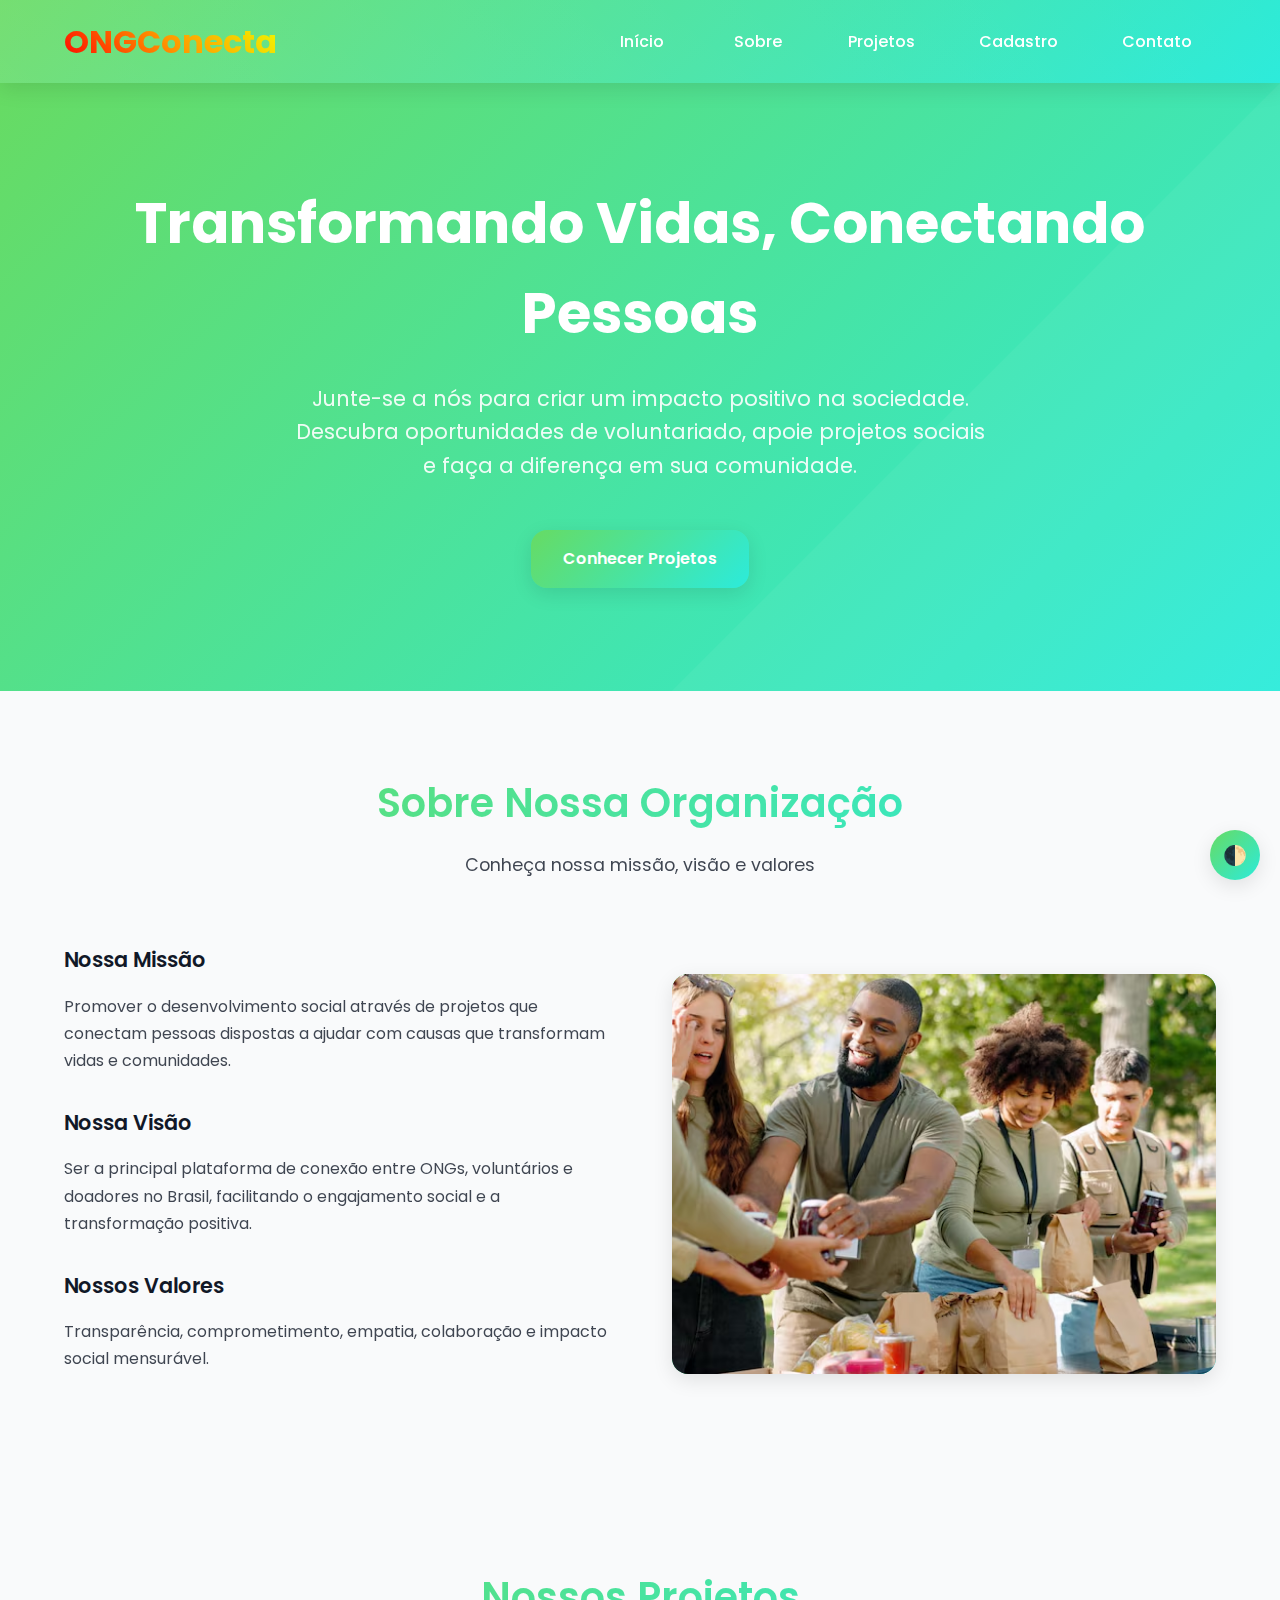
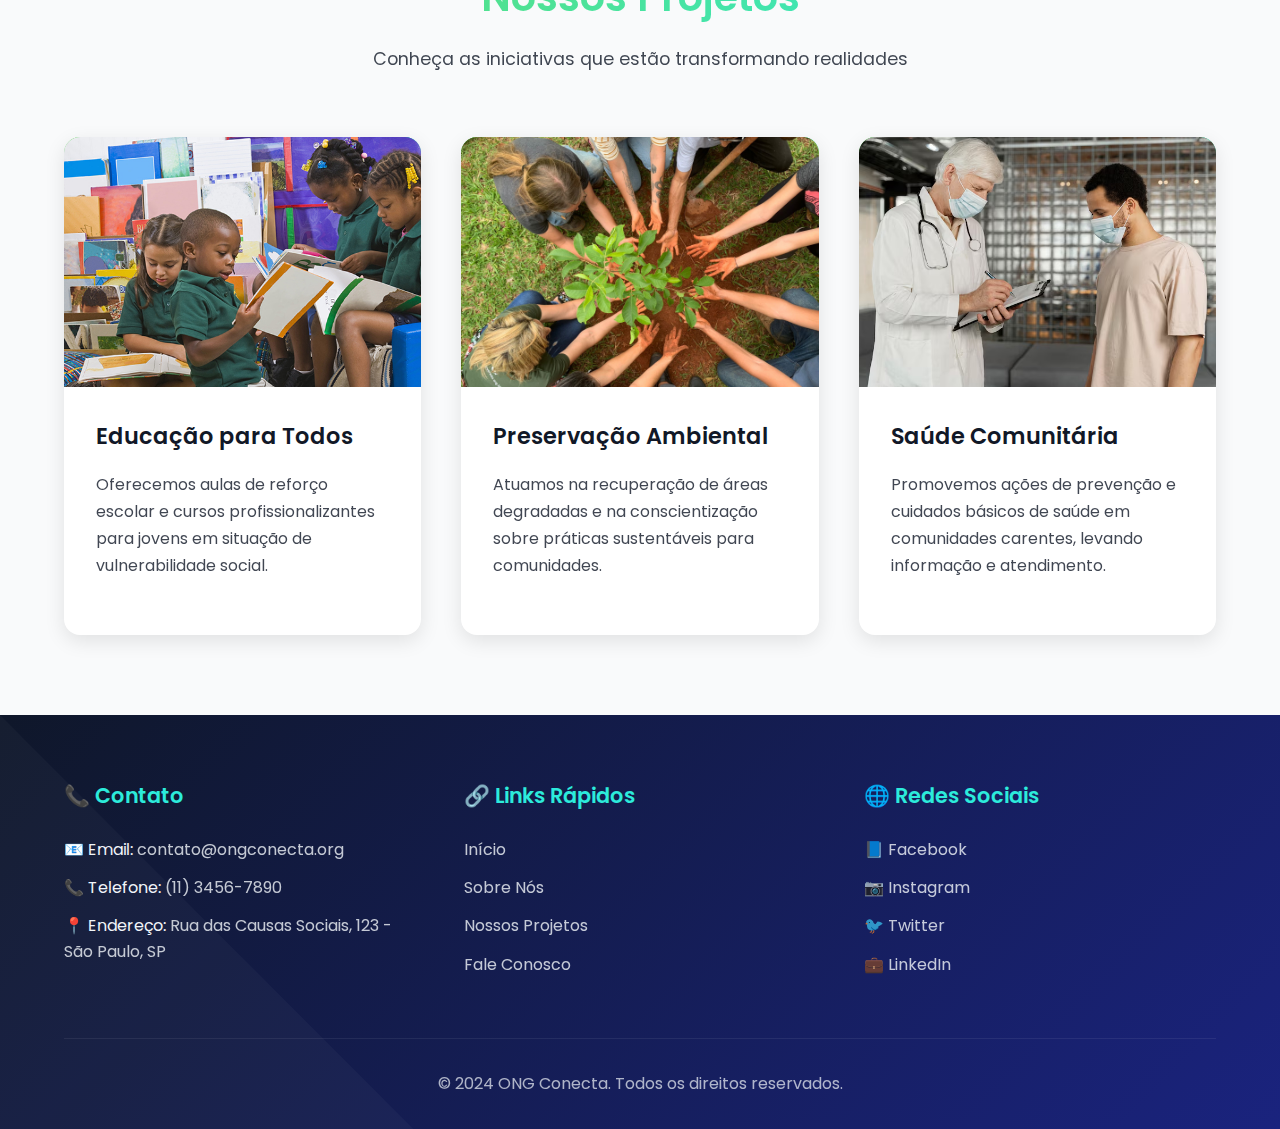
<file: index.html>
<!DOCTYPE html>
<html lang="pt-BR">
<head>
    <meta charset="UTF-8">
    <meta name="viewport" content="width=device-width, initial-scale=1.0">
    <title>ONG Conecta - Conectando Causas e Pessoas</title>
    <link href="https://fonts.googleapis.com/css2?family=Poppins:wght@300;400;500;600;700&display=swap" rel="stylesheet">
    
    <link rel="icon" href="data:image/svg+xml,<svg xmlns='http://www.w3.org/2000/svg' viewBox='0 0 100 100'><rect width='100' height='100' fill='%2367db63'/><circle cx='35' cy='35' r='12' fill='white'/><circle cx='65' cy='65' r='12' fill='white'/><path d='M42,42 L58,58' stroke='white' stroke-width='6'/></svg>">
    
    <link rel="stylesheet" href="css/style.css">
    <link rel="stylesheet" href="css/responsive.css">
</head>
<body>
    <!-- BOTÃO TOGGLE TEMA -->
    <button class="theme-toggle" id="themeToggle" aria-label="Alternar tema claro/escuro">🌓</button>

    <!-- CABEÇALHO COM LOGO E MENU -->
    <header>
        <div class="container header-container">
            <div class="logo">ONG<span>Conecta</span></div>
            <nav aria-label="Navegação principal">
                <ul>
                    <li><a href="index.html">Início</a></li>
                    <li><a href="#sobre">Sobre</a></li>
                    <li><a href="projetos.html" target="_blank" rel="noopener">Projetos</a></li>
                    <li><a href="cadastro.html" target="_blank" rel="noopener">Cadastro</a></li>
                    <li><a href="#contato">Contato</a></li>
                </ul>
            </nav>
        </div>
    </header>

    <!-- CONTEÚDO PRINCIPAL -->
    <main>
        <!-- SEÇÃO HERO - BANNER PRINCIPAL -->
        <section class="hero" id="inicio">
            <div class="container">
                <h1>Transformando Vidas, Conectando Pessoas</h1>
                <p>
                    Junte-se a nós para criar um impacto positivo na sociedade. 
                    Descubra oportunidades de voluntariado, apoie projetos sociais 
                    e faça a diferença em sua comunidade.
                </p>
                <a href="#projetos" class="btn">Conhecer Projetos</a>
            </div>
        </section>

        <!-- SEÇÃO SOBRE A ORGANIZAÇÃO -->
        <section id="sobre">
            <div class="container">
                <div class="section-title">
                    <h2>Sobre Nossa Organização</h2>
                    <p>Conheça nossa missão, visão e valores</p>
                </div>
                <div class="about-content">
                    <div class="about-text">
                        <h3>Nossa Missão</h3>
                        <p>
                            Promover o desenvolvimento social através de projetos 
                            que conectam pessoas dispostas a ajudar com causas que 
                            transformam vidas e comunidades.
                        </p>
                        
                        <h3>Nossa Visão</h3>
                        <p>
                            Ser a principal plataforma de conexão entre ONGs, 
                            voluntários e doadores no Brasil, facilitando o 
                            engajamento social e a transformação positiva.
                        </p>
                        
                        <h3>Nossos Valores</h3>
                        <p>
                            Transparência, comprometimento, empatia, colaboração 
                            e impacto social mensurável.
                        </p>
                    </div>
                    <div class="about-image">
                        <img src="img/equipe.jpg" alt="Nossa equipe voluntária em ação comunitária">
                    </div>
                </div>
            </div>
        </section>

        <!-- SEÇÃO DE PROJETOS -->
        <section id="projetos">
            <div class="container">
                <div class="section-title">
                    <h2>Nossos Projetos</h2>
                    <p>Conheça as iniciativas que estão transformando realidades</p>
                </div>
                <div class="projects-grid">
                    
                    <!-- PROJETO 1 - EDUCAÇÃO -->
                    <article class="project-card">
                        <div class="project-image">
                            <img src="img/educacao.jpg" alt="Crianças estudando em sala de aula" onerror="this.style.display='none'">
                        </div>
                        <div class="project-info">
                            <h3>Educação para Todos</h3>
                            <p>Oferecemos aulas de reforço escolar e cursos profissionalizantes para jovens em situação de vulnerabilidade social.</p>
                        </div>
                    </article>
                    
                    <!-- PROJETO 2 - MEIO AMBIENTE -->
                    <article class="project-card">
                        <div class="project-image">
                            <img src="img/meioambiente.jpg" alt="Voluntários plantando árvores em área verde">
                        </div>
                        <div class="project-info">
                            <h3>Preservação Ambiental</h3>
                            <p>
                                Atuamos na recuperação de áreas degradadas e na 
                                conscientização sobre práticas sustentáveis 
                                para comunidades.
                            </p>
                        </div>
                    </article>
                    
                    <!-- PROJETO 3 - SAÚDE -->
                    <article class="project-card">
                        <div class="project-image">
                            <img src="img/saude.jpg" alt="Profissionais de saúde atendendo comunidade">
                        </div>
                        <div class="project-info">
                            <h3>Saúde Comunitária</h3>
                            <p>
                                Promovemos ações de prevenção e cuidados básicos 
                                de saúde em comunidades carentes, levando 
                                informação e atendimento.
                            </p>
                        </div>
                    </article>
                    
                </div>
            </div>
        </section>
        
    </main>

    <!-- RODAPÉ -->
    <footer id="contato">
        <div class="container">
            <div class="footer-content">
                
                <!-- SEÇÃO CONTATO -->
                <div class="footer-section">
                    <h3><span aria-hidden="true">📞</span> Contato</h3>
                    <ul>
                        <li><span aria-hidden="true">📧</span> Email: <span class="contato-item">contato@ongconecta.org</span></li>
                        <li><span aria-hidden="true">📞</span> Telefone: <span class="contato-item">(11) 3456-7890</span></li>
                        <li><span aria-hidden="true">📍</span> Endereço: <span class="contato-item">Rua das Causas Sociais, 123 - São Paulo, SP</span></li>
                    </ul>
                </div>
                
                <!-- SEÇÃO LINKS RÁPIDOS -->
                <div class="footer-section">
                    <h3><span aria-hidden="true">🔗</span> Links Rápidos</h3>
                    <ul>
                        <li><a href="#inicio">Início</a></li>
                        <li><a href="#sobre">Sobre Nós</a></li>
                        <li><a href="#projetos">Nossos Projetos</a></li>
                        <li><a href="#contato">Fale Conosco</a></li>
                    </ul>
                </div>
                
                <!-- SEÇÃO REDES SOCIAIS -->
                <div class="footer-section">
                    <h3><span aria-hidden="true">🌐</span> Redes Sociais</h3>
                    <ul>
                        <li><a href="https://www.facebook.com" target="_blank" rel="noopener"><span aria-hidden="true">📘</span> Facebook</a></li>
                        <li><a href="https://www.instagram.com" target="_blank" rel="noopener"><span aria-hidden="true">📷</span> Instagram</a></li>
                        <li><a href="https://www.twitter.com" target="_blank" rel="noopener"><span aria-hidden="true">🐦</span> Twitter</a></li>
                        <li><a href="https://www.linkedin.com" target="_blank" rel="noopener"><span aria-hidden="true">💼</span> LinkedIn</a></li>
                    </ul>
                </div>
                
            </div>
            
            <!-- DIREITOS AUTORAIS -->
            <div class="copyright">
                <p>&copy; 2024 ONG Conecta. Todos os direitos reservados.</p>
            </div>
            
        </div>
    </footer>

    <!-- JAVASCRIPT -->
    <script src="js/script.js"></script>
</body>
</html>
</file>
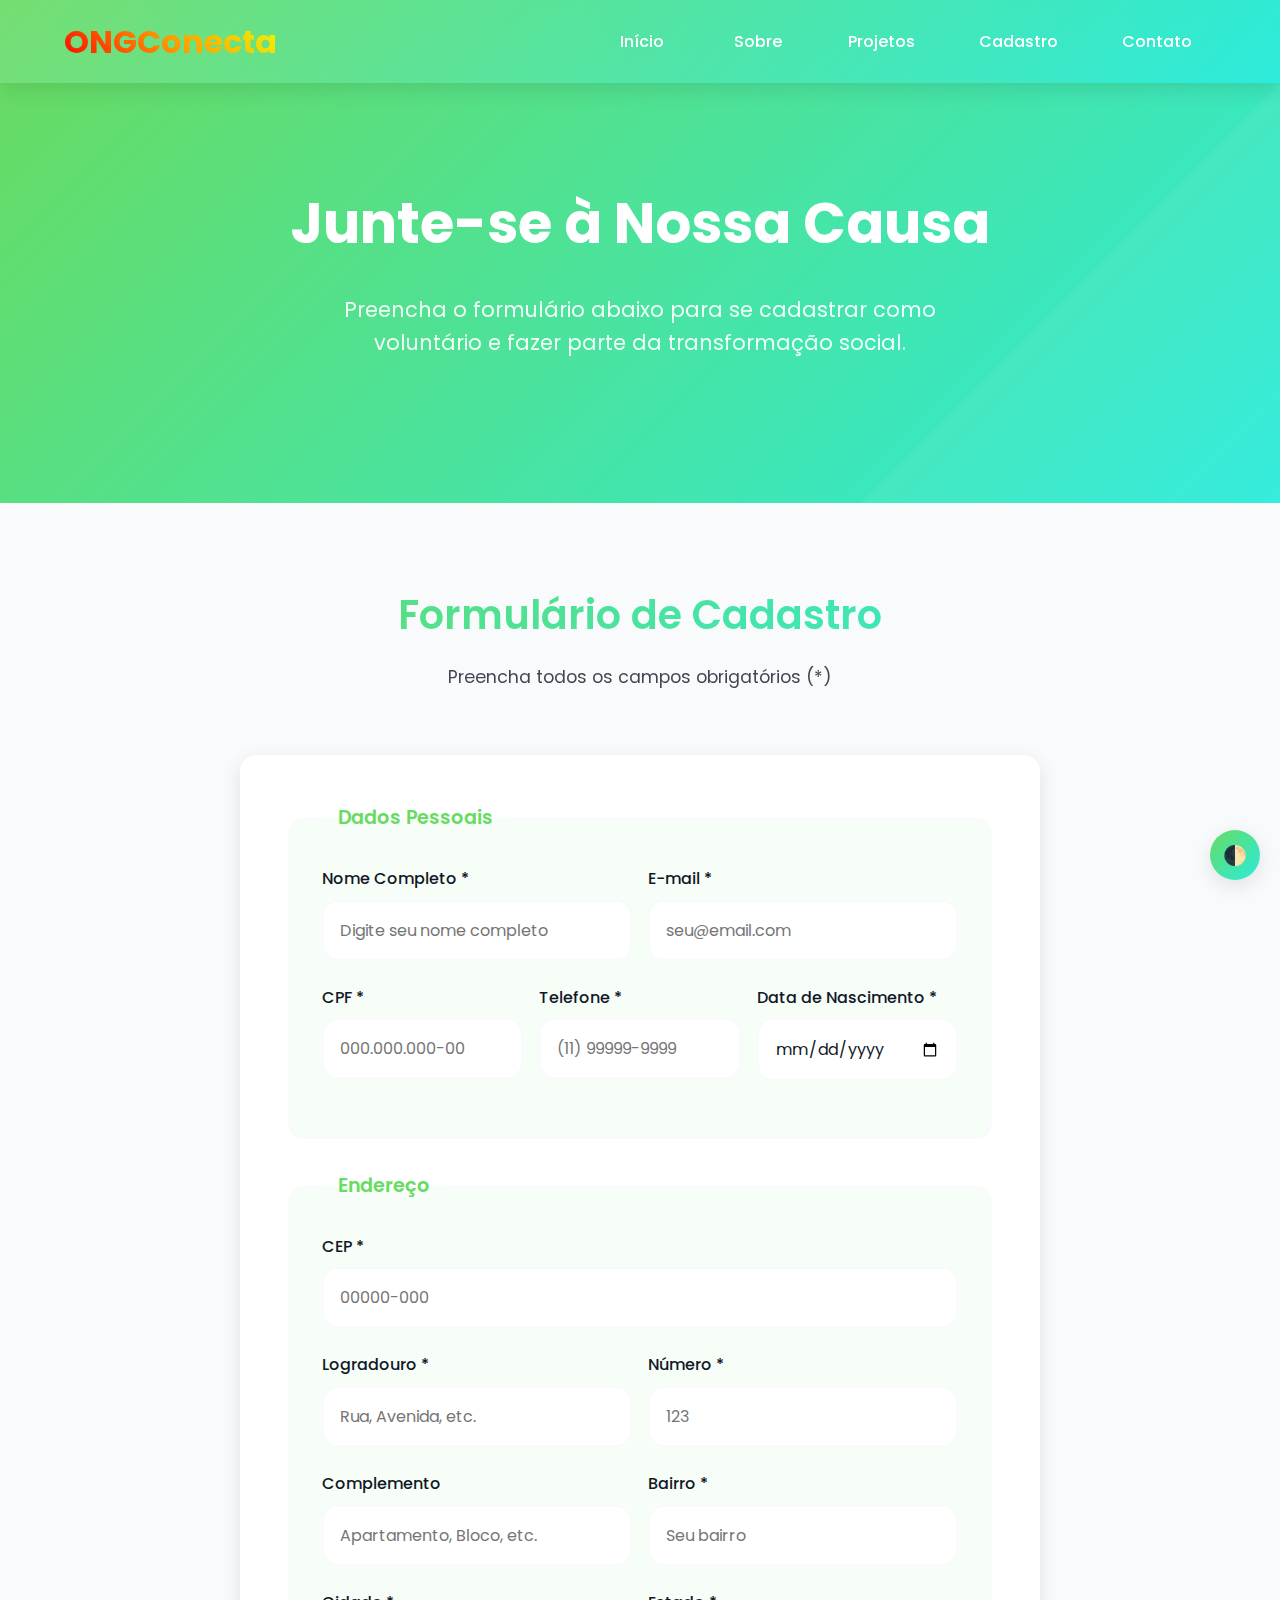
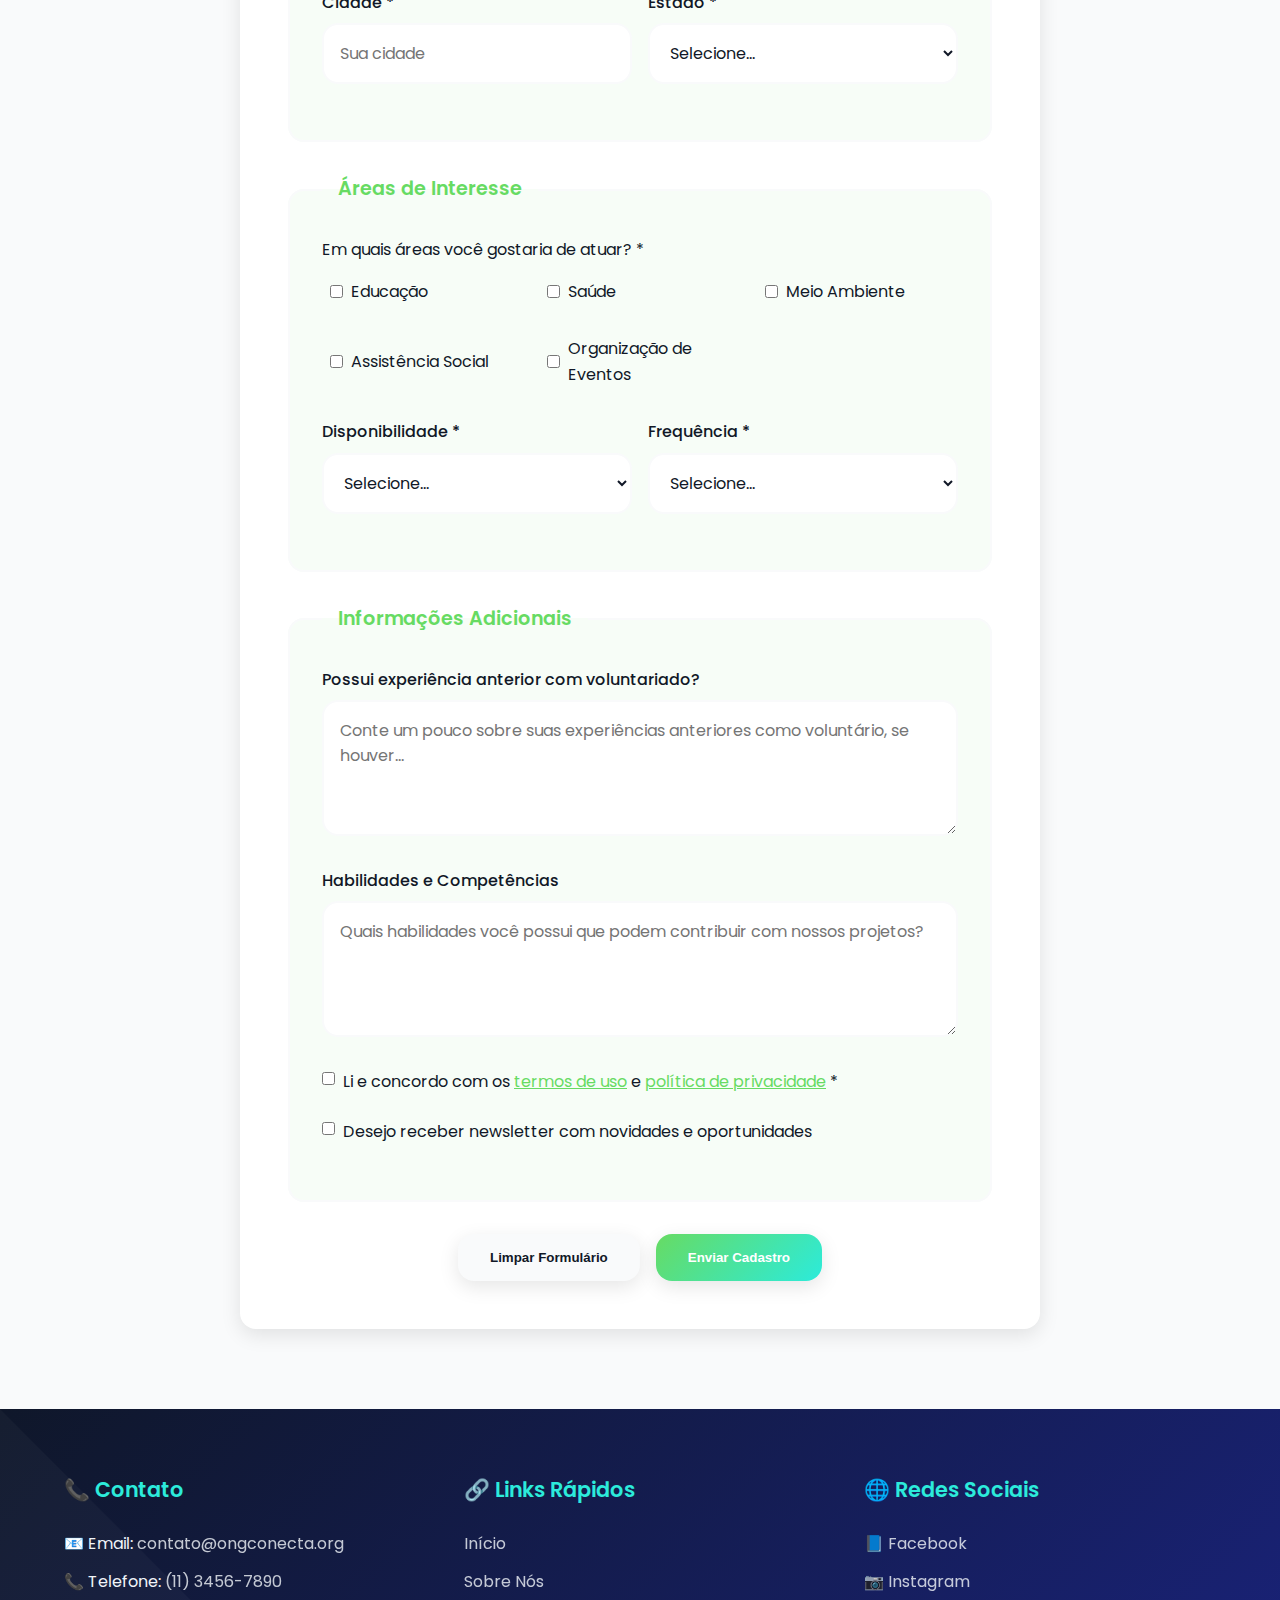
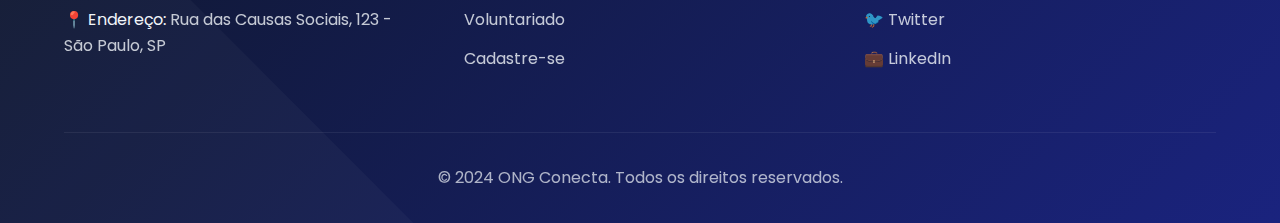
<file: cadastro.html>
<!DOCTYPE html>
<html lang="pt-BR">
<head>
    <meta charset="UTF-8">
    <meta name="viewport" content="width=device-width, initial-scale=1.0">
    <title>Cadastro - ONG Conecta</title>
    <link href="https://fonts.googleapis.com/css2?family=Poppins:wght@300;400;500;600;700&display=swap" rel="stylesheet">
    
    <!-- Favicon -->
    <link rel="icon" type="image/svg+xml" href="data:image/svg+xml,<svg xmlns='http://www.w3.org/2000/svg' viewBox='0 0 100 100'><rect width='100' height='100' fill='%2367db63'/><circle cx='35' cy='35' r='15' fill='white'/><circle cx='65' cy='65' r='15' fill='white'/><path d='M45,45 L55,55' stroke='white' stroke-width='8' stroke-linecap='round'/></svg>">
    
    <link rel="stylesheet" href="css/style.css">
    <link rel="stylesheet" href="css/responsive.css">
    <link rel="stylesheet" href="css/formulario.css">
</head>
<body>
    <!-- BOTÃO TOGGLE TEMA -->
    <button class="theme-toggle" id="themeToggle" aria-label="Alternar tema claro/escuro">🌓</button>

    <!-- CABEÇALHO COM LOGO E MENU -->
    <header>
        <div class="container header-container">
            <div class="logo">ONG<span>Conecta</span></div>
            <nav aria-label="Navegação principal">
                <ul>
                    <li><a href="index.html">Início</a></li>
                    <li><a href="index.html#sobre">Sobre</a></li>
                    <li><a href="projetos.html">Projetos</a></li>
                    <li><a href="cadastro.html">Cadastro</a></li>
                    <li><a href="index.html#contato">Contato</a></li>
                </ul>
            </nav>
        </div>
    </header>

    <!-- CONTEÚDO PRINCIPAL -->
    <main>
        <!-- SEÇÃO CADASTRO -->
        <section class="hero">
            <div class="container">
                <h1>Junte-se à Nossa Causa</h1>
                <p>
                    Preencha o formulário abaixo para se cadastrar como voluntário 
                    e fazer parte da transformação social.
                </p>
            </div>
        </section>

        <!-- FORMULÁRIO DE CADASTRO -->
        <section id="cadastro">
            <div class="container">
                <div class="section-title">
                    <h2>Formulário de Cadastro</h2>
                    <p>Preencha todos os campos obrigatórios (*)</p>
                </div>

                <form class="formulario-cadastro" id="formCadastro" novalidate>
                    <!-- GRUPO 1: DADOS PESSOAIS -->
                    <fieldset class="grupo-formulario">
                        <legend>Dados Pessoais</legend>
                        
                        <div class="campo-duplo">
                            <div class="campo">
                                <label for="nomeCompleto">Nome Completo *</label>
                                <input type="text" id="nomeCompleto" name="nomeCompleto" required 
                                       placeholder="Digite seu nome completo" minlength="5">
                            </div>
                            
                            <div class="campo">
                                <label for="email">E-mail *</label>
                                <input type="email" id="email" name="email" required 
                                       placeholder="seu@email.com">
                            </div>
                        </div>

                        <div class="campo-triplo">
                            <div class="campo">
                                <label for="cpf">CPF *</label>
                                <input type="text" id="cpf" name="cpf" required 
                                       placeholder="000.000.000-00" maxlength="14"
                                       pattern="\d{3}\.\d{3}\.\d{3}-\d{2}">
                            </div>
                            
                            <div class="campo">
                                <label for="telefone">Telefone *</label>
                                <input type="tel" id="telefone" name="telefone" required 
                                       placeholder="(11) 99999-9999" maxlength="15">
                            </div>
                            
                            <div class="campo">
                                <label for="dataNascimento">Data de Nascimento *</label>
                                <input type="date" id="dataNascimento" name="dataNascimento" required>
                            </div>
                        </div>
                    </fieldset>

                    <!-- GRUPO 2: ENDEREÇO -->
                    <fieldset class="grupo-formulario">
                        <legend>Endereço</legend>
                        
                        <div class="campo">
                            <label for="cep">CEP *</label>
                            <input type="text" id="cep" name="cep" required 
                                   placeholder="00000-000" maxlength="9">
                        </div>

                        <div class="campo-duplo">
                            <div class="campo">
                                <label for="logradouro">Logradouro *</label>
                                <input type="text" id="logradouro" name="logradouro" required 
                                       placeholder="Rua, Avenida, etc.">
                            </div>
                            
                            <div class="campo">
                                <label for="numero">Número *</label>
                                <input type="text" id="numero" name="numero" required 
                                       placeholder="123">
                            </div>
                        </div>

                        <div class="campo-duplo">
                            <div class="campo">
                                <label for="complemento">Complemento</label>
                                <input type="text" id="complemento" name="complemento" 
                                       placeholder="Apartamento, Bloco, etc.">
                            </div>
                            
                            <div class="campo">
                                <label for="bairro">Bairro *</label>
                                <input type="text" id="bairro" name="bairro" required 
                                       placeholder="Seu bairro">
                            </div>
                        </div>

                        <div class="campo-duplo">
                            <div class="campo">
                                <label for="cidade">Cidade *</label>
                                <input type="text" id="cidade" name="cidade" required 
                                       placeholder="Sua cidade">
                            </div>
                            
                            <div class="campo">
                                <label for="estado">Estado *</label>
                                <select id="estado" name="estado" required>
                                    <option value="">Selecione...</option>
                                    <option value="AC">Acre</option>
                                    <option value="AL">Alagoas</option>
                                    <option value="AP">Amapá</option>
                                    <option value="AM">Amazonas</option>
                                    <option value="BA">Bahia</option>
                                    <option value="CE">Ceará</option>
                                    <option value="DF">Distrito Federal</option>
                                    <option value="ES">Espírito Santo</option>
                                    <option value="GO">Goiás</option>
                                    <option value="MA">Maranhão</option>
                                    <option value="MT">Mato Grosso</option>
                                    <option value="MS">Mato Grosso do Sul</option>
                                    <option value="MG">Minas Gerais</option>
                                    <option value="PA">Pará</option>
                                    <option value="PB">Paraíba</option>
                                    <option value="PR">Paraná</option>
                                    <option value="PE">Pernambuco</option>
                                    <option value="PI">Piauí</option>
                                    <option value="RJ">Rio de Janeiro</option>
                                    <option value="RN">Rio Grande do Norte</option>
                                    <option value="RS">Rio Grande do Sul</option>
                                    <option value="RO">Rondônia</option>
                                    <option value="RR">Roraima</option>
                                    <option value="SC">Santa Catarina</option>
                                    <option value="SP">São Paulo</option>
                                    <option value="SE">Sergipe</option>
                                    <option value="TO">Tocantins</option>
                                </select>
                            </div>
                        </div>
                    </fieldset>

                    <!-- GRUPO 3: INTERESSES E DISPONIBILIDADE -->
                    <fieldset class="grupo-formulario">
                        <legend>Áreas de Interesse</legend>
                        
                        <div class="campo-checkbox">
                            <label>Em quais áreas você gostaria de atuar? *</label>
                            <div class="checkboxes">
                                <label class="checkbox">
                                    <input type="checkbox" name="interesses" value="educacao">
                                    <span> Educação</span>
                                </label>
                                <label class="checkbox">
                                    <input type="checkbox" name="interesses" value="saude">
                                    <span> Saúde</span>
                                </label>
                                <label class="checkbox">
                                    <input type="checkbox" name="interesses" value="meio-ambiente">
                                    <span> Meio Ambiente</span>
                                </label>
                                <label class="checkbox">
                                    <input type="checkbox" name="interesses" value="assistencia-social">
                                    <span> Assistência Social</span>
                                </label>
                                <label class="checkbox">
                                    <input type="checkbox" name="interesses" value="eventos">
                                    <span> Organização de Eventos</span>
                                </label>
                            </div>
                        </div>

                        <div class="campo-duplo">
                            <div class="campo">
                                <label for="disponibilidade">Disponibilidade *</label>
                                <select id="disponibilidade" name="disponibilidade" required>
                                    <option value="">Selecione...</option>
                                    <option value="manha">Manhã</option>
                                    <option value="tarde">Tarde</option>
                                    <option value="noite">Noite</option>
                                    <option value="finais-semana">Finais de Semana</option>
                                    <option value="flexivel">Horário Flexível</option>
                                </select>
                            </div>
                            
                            <div class="campo">
                                <label for="frequencia">Frequência *</label>
                                <select id="frequencia" name="frequencia" required>
                                    <option value="">Selecione...</option>
                                    <option value="uma-vez">1 vez por semana</option>
                                    <option value="duas-vezes">2 vezes por semana</option>
                                    <option value="tres-vezes">3 vezes por semana</option>
                                    <option value="diariamente">Diariamente</option>
                                    <option value="eventos">Apenas em eventos</option>
                                </select>
                            </div>
                        </div>
                    </fieldset>

                    <!-- GRUPO 4: INFORMAÇÕES ADICIONAIS -->
                    <fieldset class="grupo-formulario">
                        <legend>Informações Adicionais</legend>
                        
                        <div class="campo">
                            <label for="experiencia">Possui experiência anterior com voluntariado?</label>
                            <textarea id="experiencia" name="experiencia" 
                                      placeholder="Conte um pouco sobre suas experiências anteriores como voluntário, se houver..."
                                      rows="4"></textarea>
                        </div>

                        <div class="campo">
                            <label for="habilidades">Habilidades e Competências</label>
                            <textarea id="habilidades" name="habilidades" 
                                      placeholder="Quais habilidades você possui que podem contribuir com nossos projetos?"
                                      rows="4"></textarea>
                        </div>

                        <div class="campo-checkbox">
                            <label class="checkbox-termos">
                                <input type="checkbox" id="termos" name="termos" required>
                                <span>Li e concordo com os <a href="#termos-uso" style="color: var(--accent);">termos de uso</a> e 
                                <a href="#politica-privacidade" style="color: var(--accent);">política de privacidade</a> *</span>
                            </label>
                        </div>

                        <div class="campo-checkbox">
                            <label class="checkbox-termos">
                                <input type="checkbox" id="newsletter" name="newsletter">
                                <span>Desejo receber newsletter com novidades e oportunidades</span>
                            </label>
                        </div>
                    </fieldset>

                    <!-- BOTÕES DO FORMULÁRIO -->
                    <div class="botoes-formulario">
                        <button type="button" class="btn btn-secundario" id="limparFormulario">
                            Limpar Formulário
                        </button>
                        <button type="submit" class="btn">
                            Enviar Cadastro
                        </button>
                    </div>
                </form>
            </div>
        </section>
    </main>

    <!-- RODAPÉ -->
    <footer id="contato">
        <div class="container">
            <div class="footer-content">
                
                <!-- SEÇÃO CONTATO -->
                <div class="footer-section">
                    <h3><span aria-hidden="true">📞</span> Contato</h3>
                    <ul>
                        <li><span aria-hidden="true">📧</span> Email: <span class="contato-item">contato@ongconecta.org</span></li>
                        <li><span aria-hidden="true">📞</span> Telefone: <span class="contato-item">(11) 3456-7890</span></li>
                        <li><span aria-hidden="true">📍</span> Endereço: <span class="contato-item">Rua das Causas Sociais, 123 - São Paulo, SP</span></li>
                    </ul>
                </div>
                
                <!-- SEÇÃO LINKS RÁPIDOS -->
                <div class="footer-section">
                    <h3><span aria-hidden="true">🔗</span> Links Rápidos</h3>
                    <ul>
                        <li><a href="index.html">Início</a></li>
                        <li><a href="index.html#sobre">Sobre Nós</a></li>
                        <li><a href="projetos.html">Voluntariado</a></li>
                        <li><a href="cadastro.html">Cadastre-se</a></li>
                    </ul>
                </div>
                
                <!-- SEÇÃO REDES SOCIAIS -->
                <div class="footer-section">
                    <h3><span aria-hidden="true">🌐</span> Redes Sociais</h3>
                    <ul>
                        <li><a href="https://www.facebook.com" target="_blank" rel="noopener"><span aria-hidden="true">📘</span> Facebook</a></li>
                        <li><a href="https://www.instagram.com" target="_blank" rel="noopener"><span aria-hidden="true">📷</span> Instagram</a></li>
                        <li><a href="https://www.twitter.com" target="_blank" rel="noopener"><span aria-hidden="true">🐦</span> Twitter</a></li>
                        <li><a href="https://www.linkedin.com" target="_blank" rel="noopener"><span aria-hidden="true">💼</span> LinkedIn</a></li>
                    </ul>
                </div>
                
            </div>
            
            <!-- DIREITOS AUTORAIS -->
            <div class="copyright">
                <p>&copy; 2024 ONG Conecta. Todos os direitos reservados.</p>
            </div>
            
        </div>
    </footer>

    <!-- JAVASCRIPT -->
    <script src="js/script.js"></script>
    <script src="js/mascaras.js"></script>
    <script src="js/formulario.js"></script>
</body>
</html>
</file>
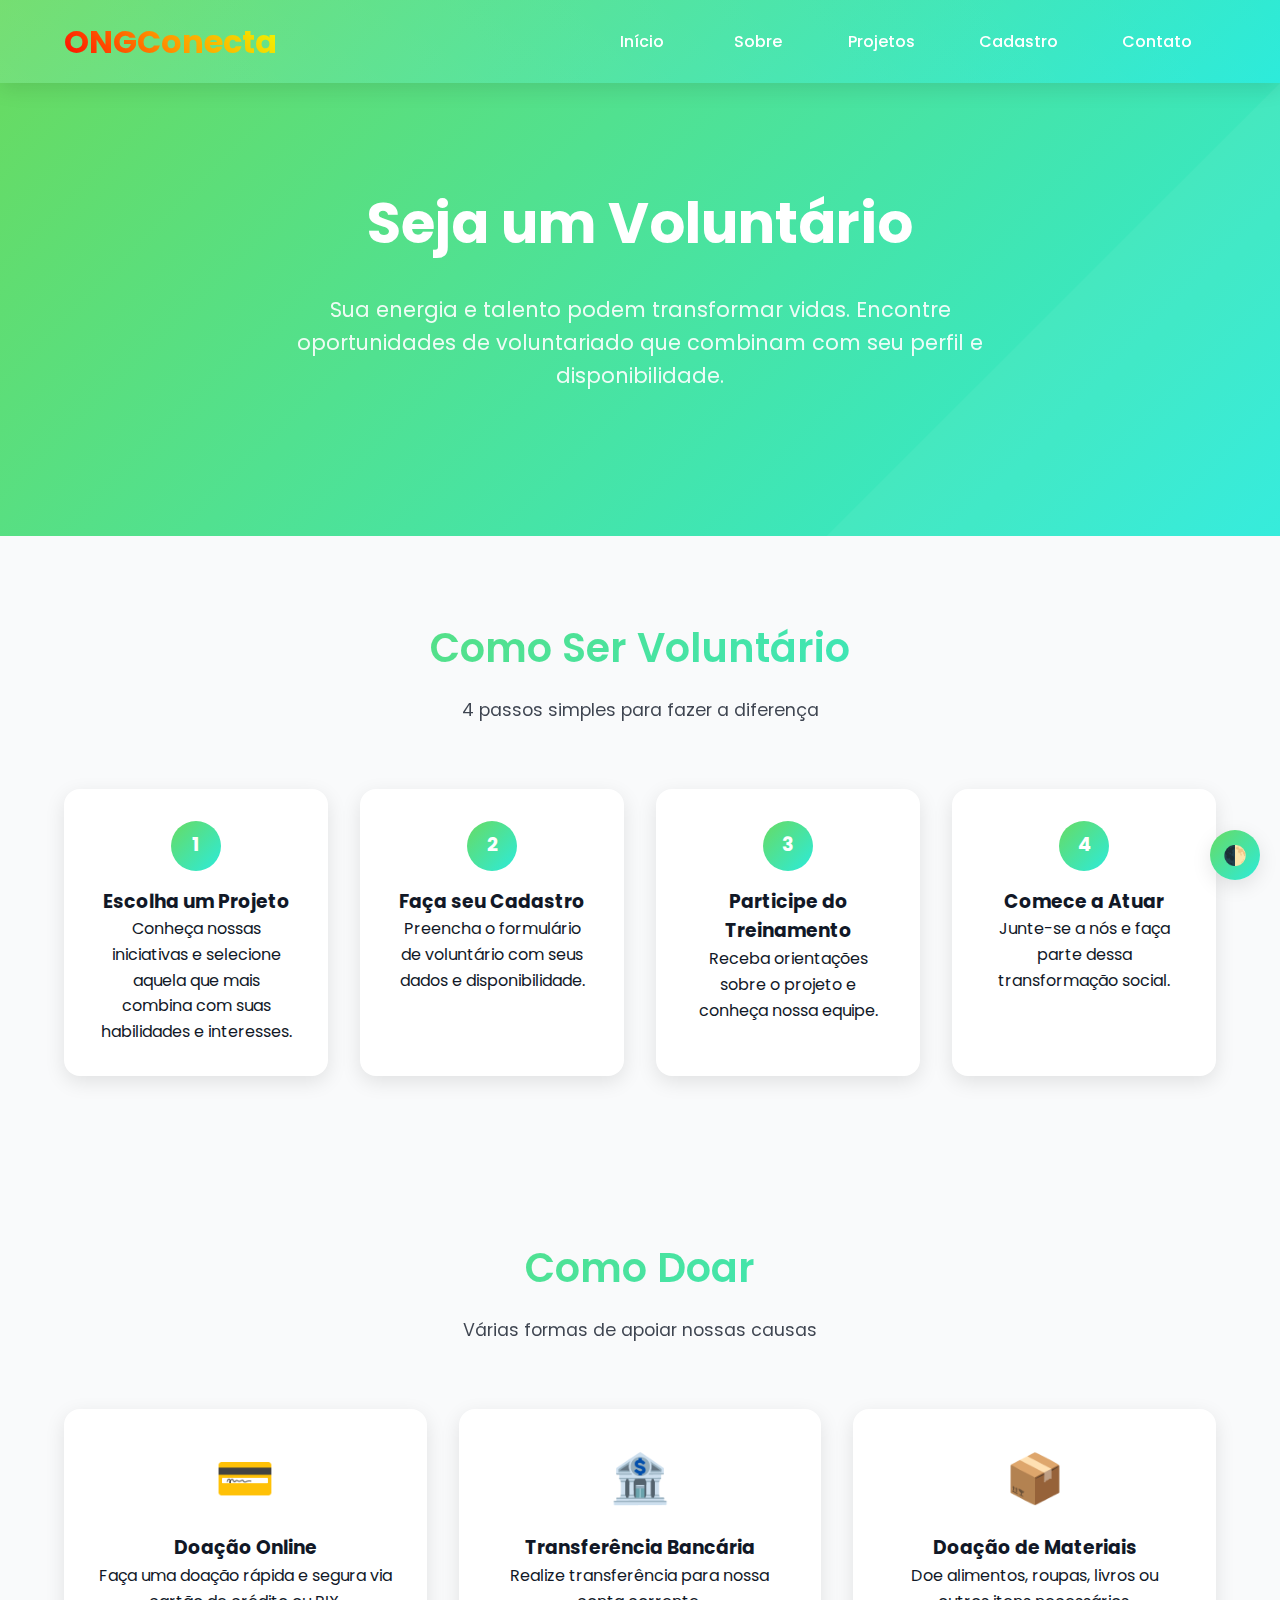
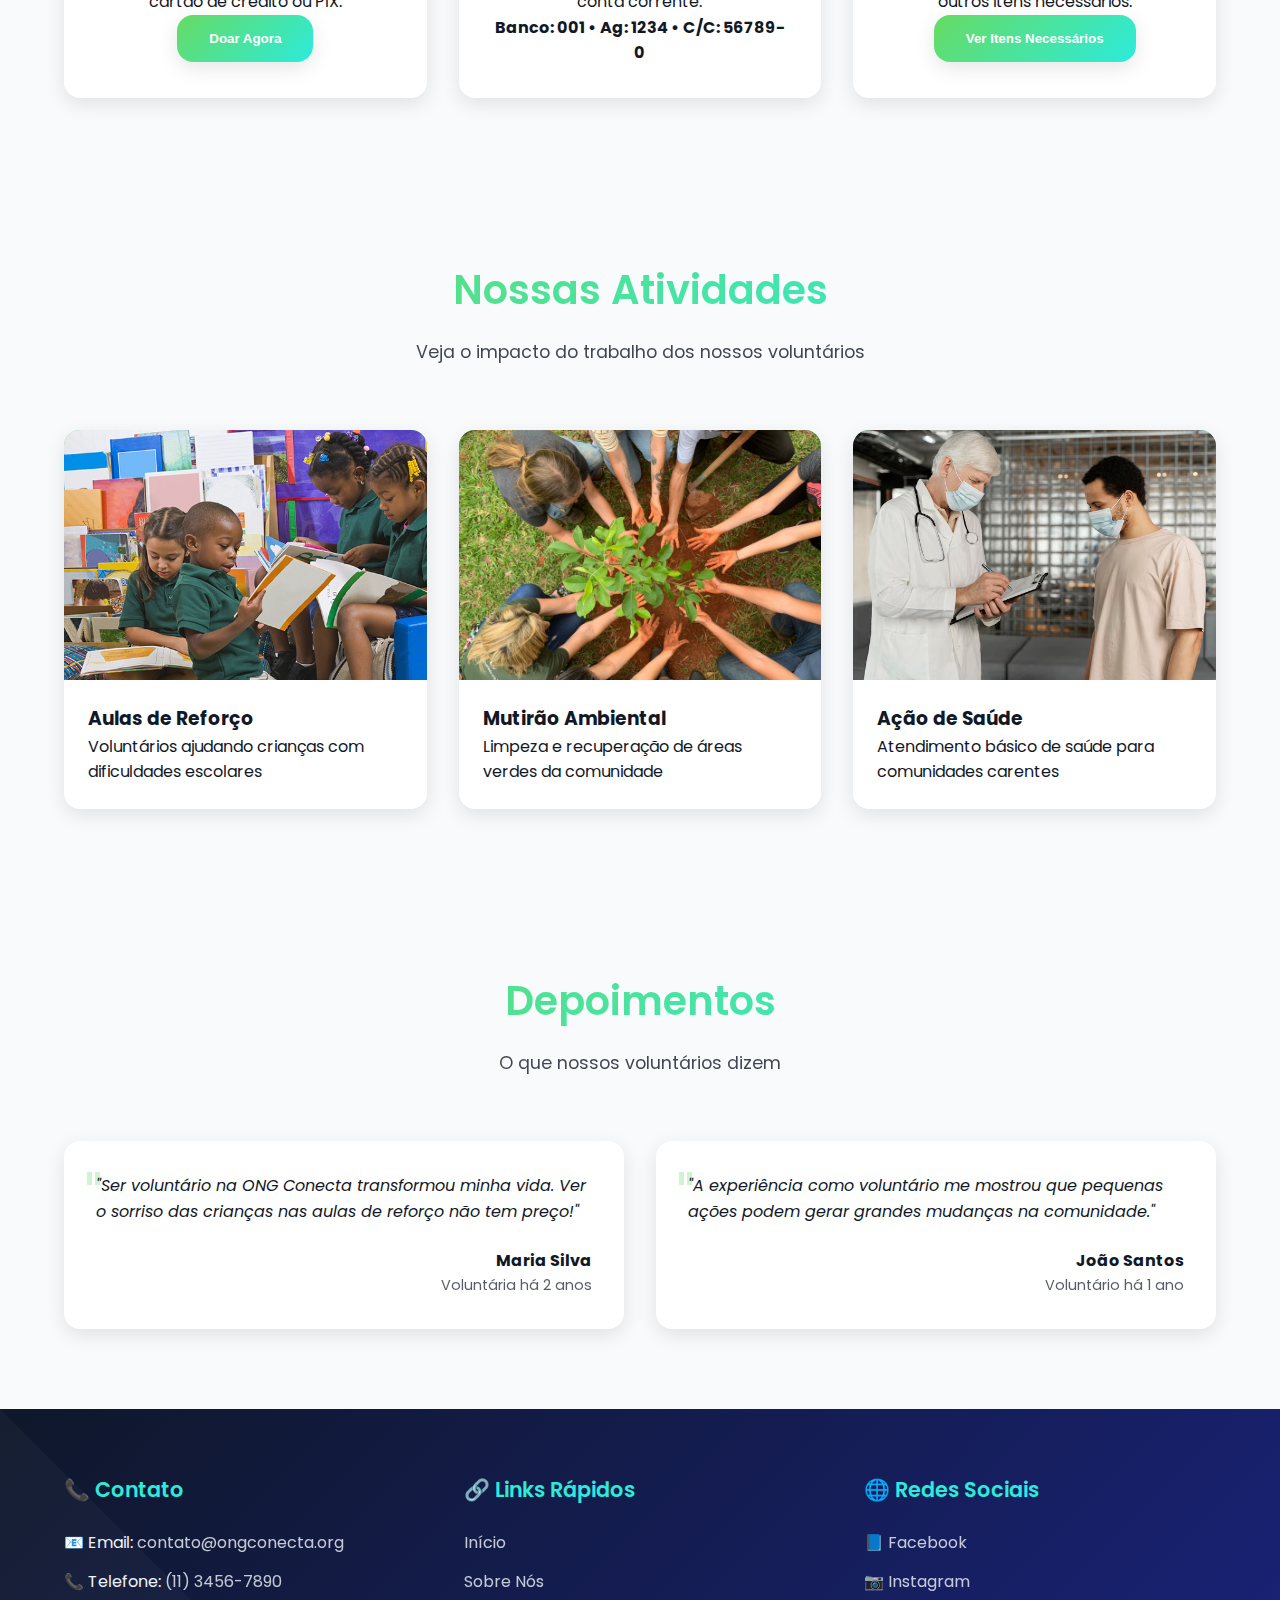
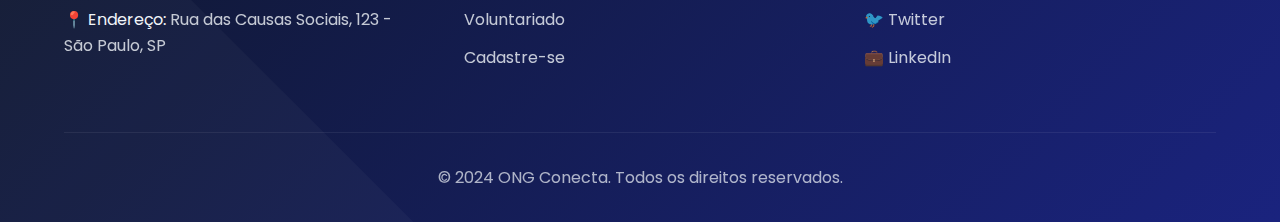
<file: projetos.html>
<!DOCTYPE html>
<html lang="pt-BR">
<head>
    <meta charset="UTF-8">
    <meta name="viewport" content="width=device-width, initial-scale=1.0">
    <title>Projetos - ONG Conecta</title>
    <link href="https://fonts.googleapis.com/css2?family=Poppins:wght@300;400;500;600;700&display=swap" rel="stylesheet">
    
    <!-- Favicon -->
    <link rel="icon" type="image/svg+xml" href="data:image/svg+xml,<svg xmlns='http://www.w3.org/2000/svg' viewBox='0 0 100 100'><rect width='100' height='100' fill='%2367db63'/><circle cx='35' cy='35' r='15' fill='white'/><circle cx='65' cy='65' r='15' fill='white'/><path d='M45,45 L55,55' stroke='white' stroke-width='8' stroke-linecap='round'/></svg>">
    
    <link rel="stylesheet" href="css/style.css">
    <link rel="stylesheet" href="css/responsive.css">
</head>
<body>
    <!-- BOTÃO TOGGLE TEMA -->
    <button class="theme-toggle" id="themeToggle" aria-label="Alternar tema claro/escuro">🌓</button>

    <!-- CABEÇALHO COM LOGO E MENU -->
    <header>
        <div class="container header-container">
            <div class="logo">ONG<span>Conecta</span></div>
            <nav aria-label="Navegação principal">
                <ul>
                    <li><a href="index.html">Início</a></li>
                    <li><a href="index.html#sobre">Sobre</a></li>
                    <li><a href="projetos.html">Projetos</a></li>
                    <li><a href="cadastro.html">Cadastro</a></li>
                    <li><a href="index.html#contato">Contato</a></li>
                </ul>
            </nav>
        </div>
    </header>

    <!-- CONTEÚDO PRINCIPAL -->
    <main>
        <!-- SEÇÃO VOLUNTARIADO -->
        <section class="hero">
            <div class="container">
                <h1>Seja um Voluntário</h1>
                <p>
                    Sua energia e talento podem transformar vidas. Encontre oportunidades 
                    de voluntariado que combinam com seu perfil e disponibilidade.
                </p>
            </div>
        </section>

        <!-- COMO FUNCIONA O VOLUNTARIADO -->
        <section id="como-funciona">
            <div class="container">
                <div class="section-title">
                    <h2>Como Ser Voluntário</h2>
                    <p>4 passos simples para fazer a diferença</p>
                </div>
                
                <div class="passos-voluntariado">
                    <div class="passo">
                        <div class="passo-numero">1</div>
                        <h3>Escolha um Projeto</h3>
                        <p>Conheça nossas iniciativas e selecione aquela que mais combina com suas habilidades e interesses.</p>
                    </div>
                    
                    <div class="passo">
                        <div class="passo-numero">2</div>
                        <h3>Faça seu Cadastro</h3>
                        <p>Preencha o formulário de voluntário com seus dados e disponibilidade.</p>
                    </div>
                    
                    <div class="passo">
                        <div class="passo-numero">3</div>
                        <h3>Participe do Treinamento</h3>
                        <p>Receba orientações sobre o projeto e conheça nossa equipe.</p>
                    </div>
                    
                    <div class="passo">
                        <div class="passo-numero">4</div>
                        <h3>Comece a Atuar</h3>
                        <p>Junte-se a nós e faça parte dessa transformação social.</p>
                    </div>
                </div>
            </div>
        </section>

        <!-- SEÇÃO DE DOAÇÕES -->
        <section id="doacoes" class="bg-light">
            <div class="container">
                <div class="section-title">
                    <h2>Como Doar</h2>
                    <p>Várias formas de apoiar nossas causas</p>
                </div>
                
                <div class="formas-doacao">
                    <div class="forma-doacao">
                        <div class="icone-doacao" aria-hidden="true">💳</div>
                        <h3>Doação Online</h3>
                        <p>Faça uma doação rápida e segura via cartão de crédito ou PIX.</p>
                        <button class="btn" id="doarOnline">Doar Agora</button>
                    </div>
                    
                    <div class="forma-doacao">
                        <div class="icone-doacao" aria-hidden="true">🏦</div>
                        <h3>Transferência Bancária</h3>
                        <p>Realize transferência para nossa conta corrente.</p>
                        <p><strong>Banco: 001 • Ag: 1234 • C/C: 56789-0</strong></p>
                    </div>
                    
                    <div class="forma-doacao">
                        <div class="icone-doacao" aria-hidden="true">📦</div>
                        <h3>Doação de Materiais</h3>
                        <p>Doe alimentos, roupas, livros ou outros itens necessários.</p>
                        <button class="btn" id="verItens">Ver Itens Necessários</button>
                    </div>
                </div>
            </div>
        </section>

        <!-- GALERIA DE ATIVIDADES -->
        <section id="galeria">
            <div class="container">
                <div class="section-title">
                    <h2>Nossas Atividades</h2>
                    <p>Veja o impacto do trabalho dos nossos voluntários</p>
                </div>
                
                <div class="galeria-atividades">
                    <div class="atividade">
                        <div class="project-image">
                            <img src="img/educacao.jpg" alt="Voluntários dando aula de reforço para crianças">
                        </div>
                        <div class="atividade-info">
                            <h3>Aulas de Reforço</h3>
                            <p>Voluntários ajudando crianças com dificuldades escolares</p>
                        </div>
                    </div>
                    
                    <div class="atividade">
                        <div class="project-image">
                            <img src="img/meioambiente.jpg" alt="Mutirão de limpeza em área verde">
                        </div>
                        <div class="atividade-info">
                            <h3>Mutirão Ambiental</h3>
                            <p>Limpeza e recuperação de áreas verdes da comunidade</p>
                        </div>
                    </div>
                    
                    <div class="atividade">
                        <div class="project-image">
                            <img src="img/saude.jpg" alt="Ação de saúde comunitária">
                        </div>
                        <div class="atividade-info">
                            <h3>Ação de Saúde</h3>
                            <p>Atendimento básico de saúde para comunidades carentes</p>
                        </div>
                    </div>
                </div>
            </div>
        </section>

        <!-- DEPOIMENTOS -->
        <section id="depoimentos" class="bg-light">
            <div class="container">
                <div class="section-title">
                    <h2>Depoimentos</h2>
                    <p>O que nossos voluntários dizem</p>
                </div>
                
                <div class="depoimentos-grid">
                    <div class="depoimento">
                        <div class="depoimento-texto">
                            "Ser voluntário na ONG Conecta transformou minha vida. Ver o sorriso das crianças nas aulas de reforço não tem preço!"
                        </div>
                        <div class="depoimento-autor">
                            <strong>Maria Silva</strong>
                            <span>Voluntária há 2 anos</span>
                        </div>
                    </div>
                    
                    <div class="depoimento">
                        <div class="depoimento-texto">
                            "A experiência como voluntário me mostrou que pequenas ações podem gerar grandes mudanças na comunidade."
                        </div>
                        <div class="depoimento-autor">
                            <strong>João Santos</strong>
                            <span>Voluntário há 1 ano</span>
                        </div>
                    </div>
                </div>
            </div>
        </section>

    </main>

    <!-- RODAPÉ -->
    <footer id="contato">
        <div class="container">
            <div class="footer-content">
                
                <!-- SEÇÃO CONTATO -->
                <div class="footer-section">
                    <h3><span aria-hidden="true">📞</span> Contato</h3>
                    <ul>
                        <li><span aria-hidden="true">📧</span> Email: <span class="contato-item">contato@ongconecta.org</span></li>
                        <li><span aria-hidden="true">📞</span> Telefone: <span class="contato-item">(11) 3456-7890</span></li>
                        <li><span aria-hidden="true">📍</span> Endereço: <span class="contato-item">Rua das Causas Sociais, 123 - São Paulo, SP</span></li>
                    </ul>
                </div>
                
                <!-- SEÇÃO LINKS RÁPIDOS -->
                <div class="footer-section">
                    <h3><span aria-hidden="true">🔗</span> Links Rápidos</h3>
                    <ul>
                        <li><a href="index.html">Início</a></li>
                        <li><a href="index.html#sobre">Sobre Nós</a></li>
                        <li><a href="projetos.html">Voluntariado</a></li>
                        <li><a href="cadastro.html">Cadastre-se</a></li>
                    </ul>
                </div>
                
                <!-- SEÇÃO REDES SOCIAIS -->
                <div class="footer-section">
                    <h3><span aria-hidden="true">🌐</span> Redes Sociais</h3>
                    <ul>
                        <li><a href="https://www.facebook.com" target="_blank" rel="noopener"><span aria-hidden="true">📘</span> Facebook</a></li>
                        <li><a href="https://www.instagram.com" target="_blank" rel="noopener"><span aria-hidden="true">📷</span> Instagram</a></li>
                        <li><a href="https://www.twitter.com" target="_blank" rel="noopener"><span aria-hidden="true">🐦</span> Twitter</a></li>
                        <li><a href="https://www.linkedin.com" target="_blank" rel="noopener"><span aria-hidden="true">💼</span> LinkedIn</a></li>
                    </ul>
                </div>
                
            </div>
            
            <!-- DIREITOS AUTORAIS -->
            <div class="copyright">
                <p>&copy; 2024 ONG Conecta. Todos os direitos reservados.</p>
            </div>
            
        </div>
    </footer>

    <!-- JAVASCRIPT -->
    <script src="js/script.js"></script>
    <script>
        // Scripts específicos da página de projetos
        document.getElementById('doarOnline')?.addEventListener('click', function() {
            alert('Sistema de doações em desenvolvimento');
        });
        
        document.getElementById('verItens')?.addEventListener('click', function() {
            alert('Entre em contato para combinar a doação');
        });
    </script>
</body>
</html>
</file>
<file: css/responsive.css>
@media (max-width: 768px) {
    .header-container {
        flex-direction: column;
        text-align: center;
        gap: 1rem;
    }
    
    nav ul {
        gap: 0.5rem;
        flex-wrap: wrap;
        justify-content: center;
    }
    
    nav a {
        padding: 0.6rem 1rem;
        font-size: 0.85rem;
        min-width: 85px;
    }
    
    /* -- Header fixo responsivo -- */
    header {
        padding: 0.8rem 0;
    }
    
    header.scrolled {
        padding: 0.5rem 0;
    }
    
    main {
        margin-top: 120px;
    }
    
    header.scrolled .logo {
        font-size: 1.4rem;
    }
    
    .hero h1 {
        font-size: 2.5rem;
    }
    
    .hero p {
        font-size: 1.1rem;
    }
    
    .about-content {
        grid-template-columns: 1fr;
        gap: 2rem;
    }
    
    .projects-grid {
        grid-template-columns: 1fr;
    }
    
    .footer-content {
        grid-template-columns: 1fr;
        text-align: center;
    }
    
    .theme-toggle {
        top: 10px;
        right: 10px;
        width: 40px;
        height: 40px;
        font-size: 1rem;
    }
    
    .passos-voluntariado,
    .formas-doacao,
    .galeria-atividades,
    .depoimentos-grid {
        grid-template-columns: 1fr;
    }
}

@media (max-width: 480px) {
    .hero {
        padding: 3rem 0;
    }
    
    section {
        padding: 2.5rem 0;
    }
    
    .project-info {
        padding: 1.5rem;
    }
    
    .hero h1 {
        font-size: 2rem;
    }
    
    nav ul {
        gap: 0.3rem;
    }
    
    nav a {
        padding: 0.5rem 0.8rem;
        font-size: 0.8rem;
        min-width: 70px;
    }
    
    .logo {
        font-size: 1.4rem;
    }
    
    /* -- Header fixo mobile pequeno -- */
    main {
        margin-top: 110px;
    }
    
    header {
        padding: 0.6rem 0;
    }
    
    header.scrolled {
        padding: 0.4rem 0;
    }
}
</file>
<file: css/formulario.css>
/* -- ESTILOS PARA O FORMULÁRIO DE CADASTRO -- */
.formulario-cadastro {
    max-width: 800px;
    margin: 0 auto;
    background: var(--card-light);
    padding: 3rem;
    border-radius: var(--radius);
    box-shadow: var(--shadow);
}

.grupo-formulario {
    border: 2px solid var(--bg-light);
    border-radius: var(--radius);
    padding: 2rem;
    margin-bottom: 2rem;
    background: rgba(103, 219, 99, 0.05);
}

.grupo-formulario legend {
    font-weight: 600;
    font-size: 1.2rem;
    padding: 0 1rem;
    color: var(--accent);
}

.campo {
    margin-bottom: 1.5rem;
}

.campo label {
    display: block;
    margin-bottom: 0.5rem;
    font-weight: 500;
    color: var(--text-light);
}

.campo input,
.campo select,
.campo textarea {
    width: 100%;
    padding: 1rem;
    border: 2px solid var(--bg-light);
    border-radius: var(--radius);
    font-family: 'Poppins', sans-serif;
    font-size: 1rem;
    transition: all 0.3s ease;
    background: var(--card-light);
    color: var(--text-light);
}

.campo input:focus,
.campo select:focus,
.campo textarea:focus {
    outline: none;
    border-color: var(--accent);
    box-shadow: 0 0 0 3px rgba(103, 219, 99, 0.1);
}

.campo-duplo {
    display: grid;
    grid-template-columns: 1fr 1fr;
    gap: 1rem;
}

.campo-triplo {
    display: grid;
    grid-template-columns: 1fr 1fr 1fr;
    gap: 1rem;
}

.campo-checkbox {
    margin-bottom: 1.5rem;
}

.checkboxes {
    display: grid;
    grid-template-columns: repeat(auto-fit, minmax(200px, 1fr));
    gap: 1rem;
    margin-top: 0.5rem;
}

.checkbox {
    display: flex;
    align-items: center;
    gap: 0.5rem;
    cursor: pointer;
    padding: 0.5rem;
    border-radius: 8px;
    transition: background 0.3s ease;
}

.checkbox:hover {
    background: rgba(103, 219, 99, 0.1);
}

.checkbox input[type="checkbox"] {
    width: auto;
}

.checkbox-termos {
    display: flex;
    align-items: flex-start;
    gap: 0.5rem;
    cursor: pointer;
    margin-bottom: 1rem;
}

.checkbox-termos input[type="checkbox"] {
    width: auto;
    margin-top: 0.2rem;
}

.botoes-formulario {
    display: flex;
    gap: 1rem;
    justify-content: center;
    margin-top: 2rem;
}

.btn-secundario {
    background: var(--bg-light) !important;
    color: var(--text-light) !important;
}

.btn-secundario:hover {
    background: var(--text-light) !important;
    color: var(--bg-light) !important;
}

/* -- CORREÇÕES PARA TEMA ESCURO -- */
body.dark-theme .formulario-cadastro {
    background: var(--card-dark);
    color: var(--text-dark);
}

body.dark-theme .grupo-formulario {
    border-color: var(--bg-dark);
    background: rgba(103, 219, 99, 0.1);
}

body.dark-theme .campo label {
    color: var(--text-dark);
}

body.dark-theme .campo input,
body.dark-theme .campo select,
body.dark-theme .campo textarea {
    background: var(--card-dark);
    border-color: var(--bg-dark);
    color: var(--text-dark) !important;
}

body.dark-theme .campo input::placeholder,
body.dark-theme .campo textarea::placeholder {
    color: rgba(241, 245, 249, 0.6);
}

body.dark-theme .campo input:focus,
body.dark-theme .campo select:focus,
body.dark-theme .campo textarea:focus {
    border-color: var(--accent);
    box-shadow: 0 0 0 3px rgba(103, 219, 99, 0.2);
}

body.dark-theme .btn-secundario {
    background: var(--bg-dark) !important;
    color: var(--text-dark) !important;
    border: 2px solid var(--accent);
}

body.dark-theme .btn-secundario:hover {
    background: var(--accent) !important;
    color: var(--bg-dark) !important;
}

/* -- Garantir que o texto dentro dos inputs seja visível no tema escuro -- */
body.dark-theme input,
body.dark-theme select,
body.dark-theme textarea {
    color: var(--text-dark) !important;
}

/* -- Placeholders com cor mais clara no tema escuro -- */
body.dark-theme ::placeholder {
    color: rgba(241, 245, 249, 0.5) !important;
}

/* -- Estilo específico para os checkboxes no tema escuro -- */
body.dark-theme .checkbox:hover {
    background: rgba(103, 219, 99, 0.15);
}

body.dark-theme .checkbox-termos {
    color: var(--text-dark);
}

/* -- RESPONSIVIDADE DO FORMULÁRIO -- */
@media (max-width: 768px) {
    .formulario-cadastro {
        padding: 1.5rem;
    }

    .campo-duplo,
    .campo-triplo {
        grid-template-columns: 1fr;
    }

    .checkboxes {
        grid-template-columns: 1fr;
    }

    .botoes-formulario {
        flex-direction: column;
    }
}

@media (max-width: 480px) {
    .grupo-formulario {
        padding: 1rem;
    }

    .formulario-cadastro {
        padding: 1rem;
    }
}
</file>
<file: css/style.css>
/* -- RESET E CONFIGURAÇÕES GERAIS -- */
* {
    margin: 0;
    padding: 0;
    box-sizing: border-box;
}

/* -- VARIÁVEIS DE CORES E TEMA -- */
:root {
    --bg-light: #f9fafb;
    --card-light: #ffffff;
    --text-light: #111827;
    --bg-dark: #0f172a;
    --card-dark: #1e293b;
    --text-dark: #f1f5f9;
    --accent: #67db63;
    --accent2: #2cebdb;
    --radius: 16px;
    --shadow: 0 6px 20px rgba(0,0,0,0.1);
    font-family: 'Poppins', sans-serif;
}

/* -- TEMA CLARO (PADRÃO) -- */
body {
    background-color: var(--bg-light);
    color: var(--text-light);
    font-family: 'Poppins', sans-serif;
    line-height: 1.6;
    transition: all 0.3s ease;
}

.container {
    width: 90%;
    max-width: 1200px;
    margin: 0 auto;
}

/* -- BOTÃO TOGGLE TEMA -- */
.theme-toggle {
    position: fixed;
    bottom: 20px;
    right: 20px;
    background: linear-gradient(135deg, var(--accent), var(--accent2));
    border: none;
    border-radius: 50%;
    width: 50px;
    height: 50px;
    cursor: pointer;
    display: flex;
    align-items: center;
    justify-content: center;
    font-size: 1.2rem;
    color: white;
    box-shadow: var(--shadow);
    z-index: 1000;
    transition: transform 0.3s ease;
}

.theme-toggle:hover {
    transform: scale(1.1);
}

/* -- TEMA ESCURO -- */
body.dark-theme {
    background-color: var(--bg-dark);
    color: var(--text-dark);
}

body.dark-theme .project-card,
body.dark-theme .formulario-cadastro,
body.dark-theme .grupo-formulario,
body.dark-theme .passo,
body.dark-theme .forma-doacao,
body.dark-theme .atividade,
body.dark-theme .depoimento {
    background: var(--card-dark);
}

/* -- CABEÇALHO FIXO -- */
header {
    background: linear-gradient(135deg, var(--accent), var(--accent2));
    color: white;
    padding: 1rem 0;
    box-shadow: var(--shadow);
    position: fixed;
    top: 0;
    left: 0;
    right: 0;
    z-index: 1000;
    width: 100%;
    transition: all 0.3s ease;
}

/* -- Efeito de redução no scroll -- */
header.scrolled {
    padding: 0.7rem 0;
    backdrop-filter: blur(10px);
    background: linear-gradient(135deg, rgba(103, 219, 99, 0.95), rgba(44, 235, 219, 0.95));
}

header::before {
    content: '';
    position: absolute;
    top: 0;
    left: 0;
    right: 0;
    bottom: 0;
    background: linear-gradient(45deg, rgba(255,255,255,0.1), transparent);
    pointer-events: none;
}

.header-container {
    display: flex;
    justify-content: space-between;
    align-items: center;
    position: relative;
    z-index: 2;
}

/* -- Ajuste do logo quando scrolled -- */
header.scrolled .logo {
    font-size: 1.6rem;
}

.logo {
    font-size: 2rem;
    font-weight: 700;
    background: linear-gradient(45deg, #ff0000, #ff9900, #eeff00);
    background-clip: text;
    -webkit-background-clip: text;
    color: transparent;
    -webkit-text-fill-color: transparent;
}

/* -- NAVEGAÇÃO -- */
nav ul {
    display: flex;
    list-style: none;
    gap: 1rem;
}

nav li {
    position: relative;
}

nav a {
    color: white;
    text-decoration: none;
    font-weight: 500;
    padding: 0.8rem 1.5rem;
    border-radius: var(--radius);
    transition: all 0.3s ease;
    display: block;
    white-space: nowrap;
    text-align: center;
    min-width: 100px;
}

/* -- Efeito hover dos botões -- */
nav a:hover {
    background: rgba(255, 255, 255, 0.2);
    transform: translateY(-2px);
    box-shadow: 0 4px 12px rgba(0, 0, 0, 0.2);
}

/* -- Efeito active (quando clicado) -- */
nav a:active {
    transform: translateY(0);
    background: rgba(255, 255, 255, 0.25);
}

/* -- CONTEÚDO PRINCIPAL -- */
main {
    margin-top: 83px;
}

/* -- SEÇÃO HERO (BANNER PRINCIPAL) -- */
.hero {
    background: linear-gradient(135deg, var(--accent), var(--accent2));
    color: white;
    padding: 6rem 0;
    text-align: center;
    position: relative;
    overflow: hidden;
}

.hero::before {
    content: '';
    position: absolute;
    top: 0;
    left: 0;
    right: 0;
    bottom: 0;
    background: url('data:image/svg+xml,<svg xmlns="http://www.w3.org/2000/svg" viewBox="0 0 1000 1000"><polygon fill="rgba(255,255,255,0.05)" points="0,1000 1000,0 1000,1000"/></svg>');
    background-size: cover;
}

.hero .container {
    position: relative;
    z-index: 2;
}

.hero h1 {
    font-size: 3.5rem;
    font-weight: 700;
    margin-bottom: 1.5rem;
    color: white;
}

.hero p {
    font-size: 1.3rem;
    max-width: 700px;
    margin: 0 auto 3rem;
    opacity: 0.9;
}

/* -- BOTÕES -- */
.btn {
    display: inline-block;
    background: linear-gradient(135deg, var(--accent), var(--accent2));
    color: white;
    padding: 1rem 2rem;
    border-radius: var(--radius);
    text-decoration: none;
    font-weight: 600;
    transition: all 0.3s ease;
    border: none;
    cursor: pointer;
    box-shadow: var(--shadow);
    position: relative;
    overflow: hidden;
}

.btn::before {
    content: '';
    position: absolute;
    top: 0;
    left: -100%;
    width: 100%;
    height: 100%;
    background: linear-gradient(90deg, transparent, rgba(255,255,255,0.3), transparent);
    transition: left 0.5s ease;
}

.btn:hover::before {
    left: 100%;
}

.btn:hover {
    transform: translateY(-3px);
    box-shadow: 0 12px 25px rgba(103, 219, 99, 0.3);
}

/* -- SEÇÕES -- */
section {
    padding: 5rem 0;
}

.bg-light {
    background: var(--bg-light);
}

body.dark-theme .bg-light {
    background: var(--bg-dark);
}

.section-title {
    text-align: center;
    margin-bottom: 4rem;
}

.section-title h2 {
    font-size: 2.5rem;
    font-weight: 600;
    margin-bottom: 1rem;
    background: linear-gradient(135deg, var(--accent), var(--accent2));
    background-clip: text;
    -webkit-background-clip: text;
    color: transparent;
    -webkit-text-fill-color: transparent;
}

.section-title p {
    font-size: 1.1rem;
    color: var(--text-light);
    opacity: 0.8;
    max-width: 600px;
    margin: 0 auto;
}

body.dark-theme .section-title p {
    color: var(--text-dark);
}

/* -- GRADE DE PROJETOS -- */
.projects-grid {
    display: grid;
    grid-template-columns: repeat(auto-fit, minmax(350px, 1fr));
    gap: 2.5rem;
}

/* -- CARDS DE PROJETOS -- */
.project-card {
    background: var(--card-light);
    border-radius: var(--radius);
    overflow: hidden;
    box-shadow: var(--shadow);
    transition: all 0.3s ease;
    position: relative;
}

.project-card::before {
    content: '';
    position: absolute;
    top: 0;
    left: 0;
    right: 0;
    height: 4px;
    background: linear-gradient(135deg, var(--accent), var(--accent2));
}

.project-card:hover {
    transform: translateY(-10px);
    box-shadow: 0 20px 40px rgba(0,0,0,0.15);
}

.project-image {
    height: 250px;
    background: linear-gradient(135deg, var(--accent), var(--accent2));
    display: flex;
    align-items: center;
    justify-content: center;
    color: white;
    font-weight: 600;
    font-size: 1.3rem;
    position: relative;
    overflow: hidden;
}

.project-image::before {
    content: '';
    position: absolute;
    top: 0;
    left: 0;
    right: 0;
    bottom: 0;
    background: linear-gradient(45deg, rgba(255,255,255,0.1), transparent);
}

.project-info {
    padding: 2rem;
}

.project-info h3 {
    margin-bottom: 1rem;
    color: var(--text-light);
    font-size: 1.4rem;
    font-weight: 600;
}

.project-info p {
    margin-bottom: 1.5rem;
    color: var(--text-light);
    opacity: 0.8;
    line-height: 1.7;
}

body.dark-theme .project-info h3,
body.dark-theme .project-info p {
    color: var(--text-dark);
}

/* -- SEÇÃO SOBRE -- */
.about-content {
    display: grid;
    grid-template-columns: 1fr 1fr;
    gap: 4rem;
    align-items: center;
}

.about-text h3 {
    margin-bottom: 1rem;
    color: var(--text-light);
    font-size: 1.3rem;
    font-weight: 600;
}

.about-text p {
    margin-bottom: 2rem;
    color: var(--text-light);
    opacity: 0.8;
    line-height: 1.7;
}

body.dark-theme .about-text h3,
body.dark-theme .about-text p {
    color: var(--text-dark);
}

.about-image {
    background: linear-gradient(135deg, var(--accent), var(--accent2));
    height: 400px;
    border-radius: var(--radius);
    display: flex;
    align-items: center;
    justify-content: center;
    color: white;
    font-weight: 600;
    font-size: 1.2rem;
    position: relative;
    overflow: hidden;
    box-shadow: var(--shadow);
}

.about-image::before {
    content: '';
    position: absolute;
    top: 0;
    left: 0;
    right: 0;
    bottom: 0;
    background: linear-gradient(45deg, rgba(255,255,255,0.1), transparent);
}

/* -- RODAPÉ -- */
footer {
    background: linear-gradient(135deg, var(--bg-dark), #1a237e);
    color: var(--text-dark);
    padding: 4rem 0 2rem;
    position: relative;
    overflow: hidden;
}

footer::before {
    content: '';
    position: absolute;
    top: 0;
    left: 0;
    right: 0;
    bottom: 0;
    background: url('data:image/svg+xml,<svg xmlns="http://www.w3.org/2000/svg" viewBox="0 0 1000 1000"><polygon fill="rgba(255,255,255,0.03)" points="0,0 1000,1000 0,1000"/></svg>');
    background-size: cover;
}

.footer-content {
    display: grid;
    grid-template-columns: repeat(auto-fit, minmax(250px, 1fr));
    gap: 3rem;
    margin-bottom: 3rem;
    position: relative;
    z-index: 2;
}

.footer-section h3 {
    margin-bottom: 1.5rem;
    color: var(--accent2);
    font-size: 1.3rem;
    font-weight: 600;
}

.footer-section ul {
    list-style: none;
}

.footer-section li {
    margin-bottom: 0.8rem;
}

.footer-section a {
    color: var(--text-dark);
    text-decoration: none;
    transition: all 0.3s ease;
    opacity: 0.8;
}

.footer-section a:hover {
    color: var(--accent2);
    opacity: 1;
    transform: translateX(5px);
}

.copyright {
    text-align: center;
    padding-top: 2rem;
    border-top: 1px solid rgba(255,255,255,0.1);
    position: relative;
    z-index: 2;
    opacity: 0.7;
}

.about-image,
.project-image {
    position: relative;
    overflow: hidden;
}

.about-image img,
.project-image img {
    width: 100%;
    height: 100%;
    object-fit: cover;
    display: block;
}

.about-image::before,
.project-image::before {
    display: none;
}

.about-image::after,
.project-image::after {
    display: none;
}

/* -- ESTILOS PARA PÁGINA PROJETOS -- */
.passos-voluntariado {
    display: grid;
    grid-template-columns: repeat(auto-fit, minmax(250px, 1fr));
    gap: 2rem;
    margin-top: 3rem;
}

.passo {
    text-align: center;
    padding: 2rem;
    background: var(--card-light);
    border-radius: var(--radius);
    box-shadow: var(--shadow);
    transition: transform 0.3s ease;
}

.passo:hover {
    transform: translateY(-5px);
}

.passo-numero {
    width: 50px;
    height: 50px;
    background: linear-gradient(135deg, var(--accent), var(--accent2));
    color: white;
    border-radius: 50%;
    display: flex;
    align-items: center;
    justify-content: center;
    font-weight: bold;
    font-size: 1.2rem;
    margin: 0 auto 1rem;
}

.formas-doacao {
    display: grid;
    grid-template-columns: repeat(auto-fit, minmax(300px, 1fr));
    gap: 2rem;
    margin-top: 3rem;
}

.forma-doacao {
    text-align: center;
    padding: 2rem;
    background: var(--card-light);
    border-radius: var(--radius);
    box-shadow: var(--shadow);
}

.icone-doacao {
    font-size: 3rem;
    margin-bottom: 1rem;
}

.galeria-atividades {
    display: grid;
    grid-template-columns: repeat(auto-fit, minmax(300px, 1fr));
    gap: 2rem;
    margin-top: 3rem;
}

.atividade {
    background: var(--card-light);
    border-radius: var(--radius);
    overflow: hidden;
    box-shadow: var(--shadow);
}

.atividade-imagem {
    width: 100%;
}

.atividade-info {
    padding: 1.5rem;
}

body.dark-theme .atividade-info h3,
body.dark-theme .atividade-info p {
    color: var(--text-dark);
}

.depoimentos-grid {
    display: grid;
    grid-template-columns: repeat(auto-fit, minmax(300px, 1fr));
    gap: 2rem;
    margin-top: 3rem;
}

.depoimento {
    background: var(--card-light);
    padding: 2rem;
    border-radius: var(--radius);
    box-shadow: var(--shadow);
    position: relative;
}

.depoimento::before {
    content: '"';
    font-size: 4rem;
    color: var(--accent);
    position: absolute;
    top: 10px;
    left: 20px;
    opacity: 0.3;
}

.depoimento-texto {
    font-style: italic;
    margin-bottom: 1.5rem;
    position: relative;
    z-index: 2;
}

body.dark-theme .depoimento-texto {
    color: var(--text-dark);
}

.depoimento-autor {
    text-align: right;
}

.depoimento-autor span {
    display: block;
    font-size: 0.9rem;
    opacity: 0.7;
}

body.dark-theme .depoimento-autor strong,
body.dark-theme .depoimento-autor span {
    color: var(--text-dark);
}

/* -- ESTILOS PARA ITENS DE CONTATO SEM LINK -- */
.contato-item {
    color: var(--text-dark);
    transition: all 0.3s ease;
    cursor: default;
    opacity: 0.8;
}

.contato-item:hover {
    color: var(--accent2);
    opacity: 1;
    transform: translateX(5px);
}

body.dark-theme .contato-item {
    color: var(--text-dark);
}

body.dark-theme .contato-item:hover {
    color: var(--accent2);
}
</file>
